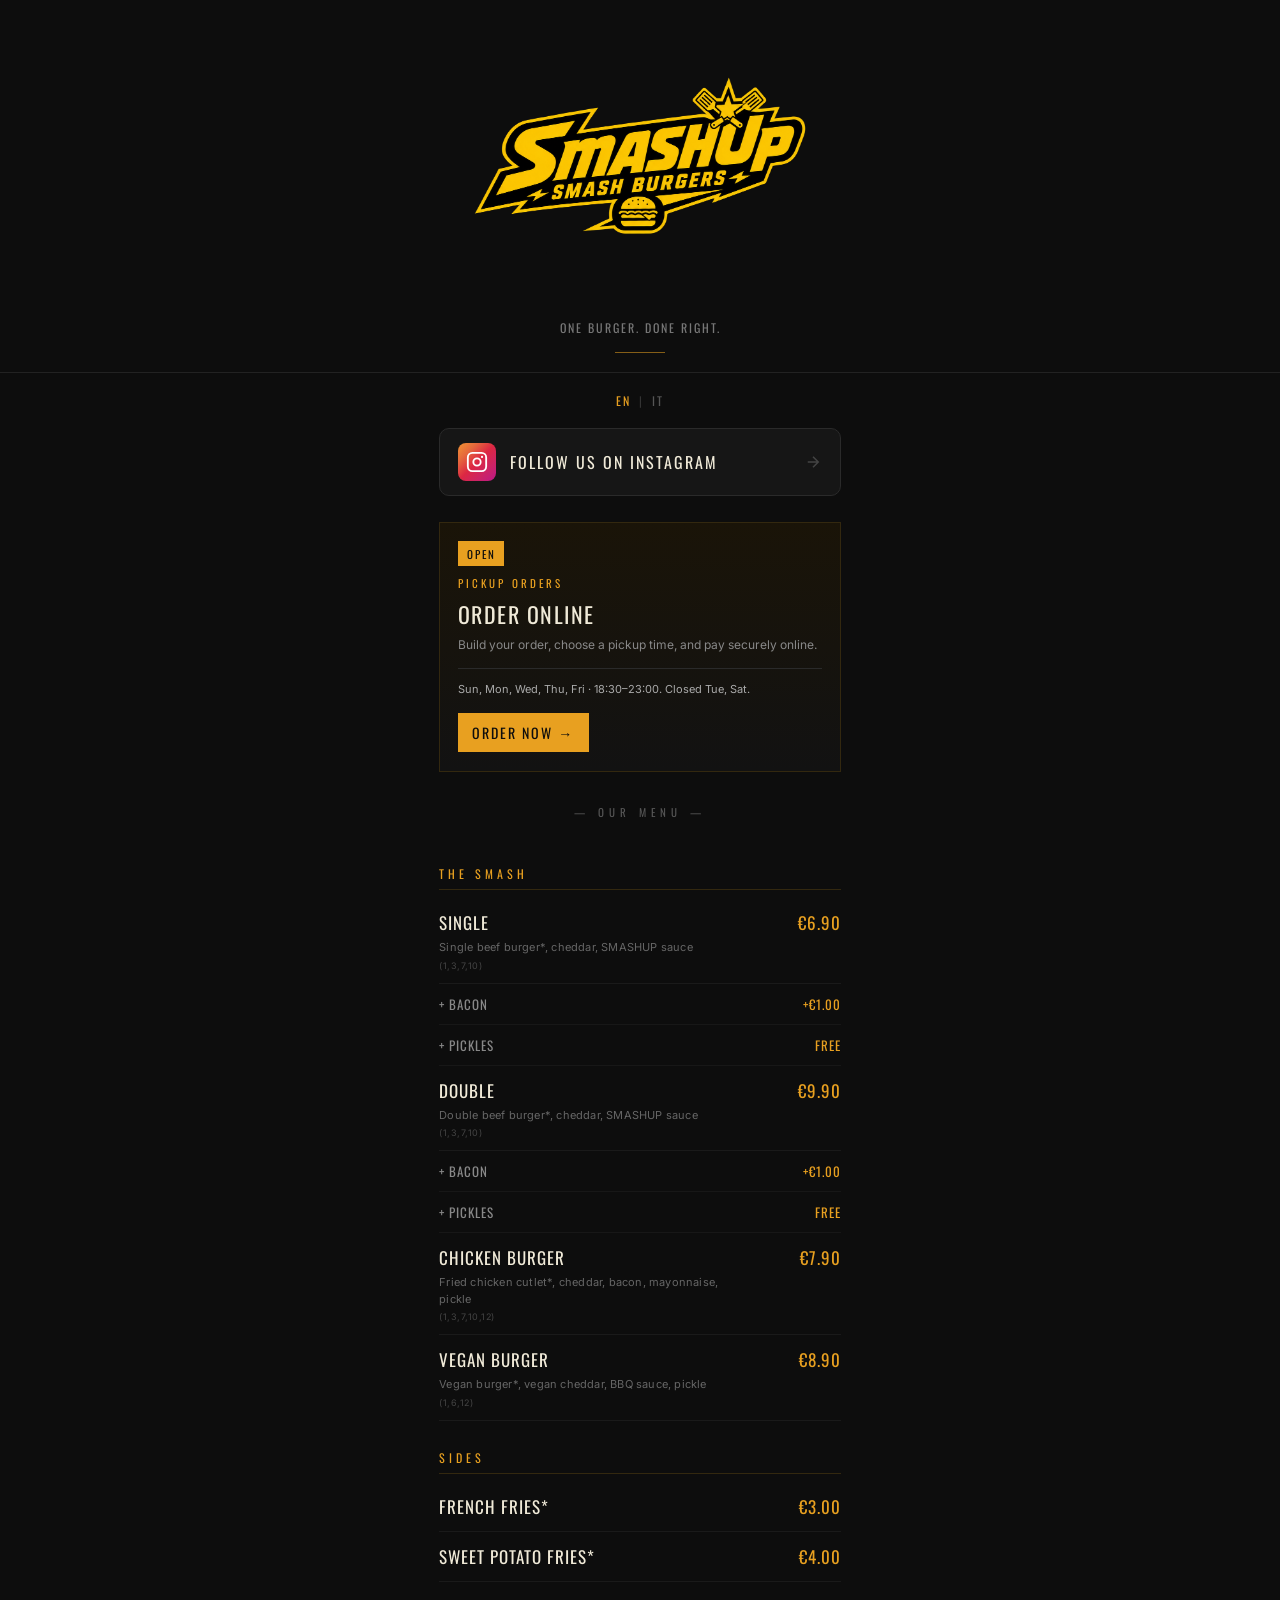
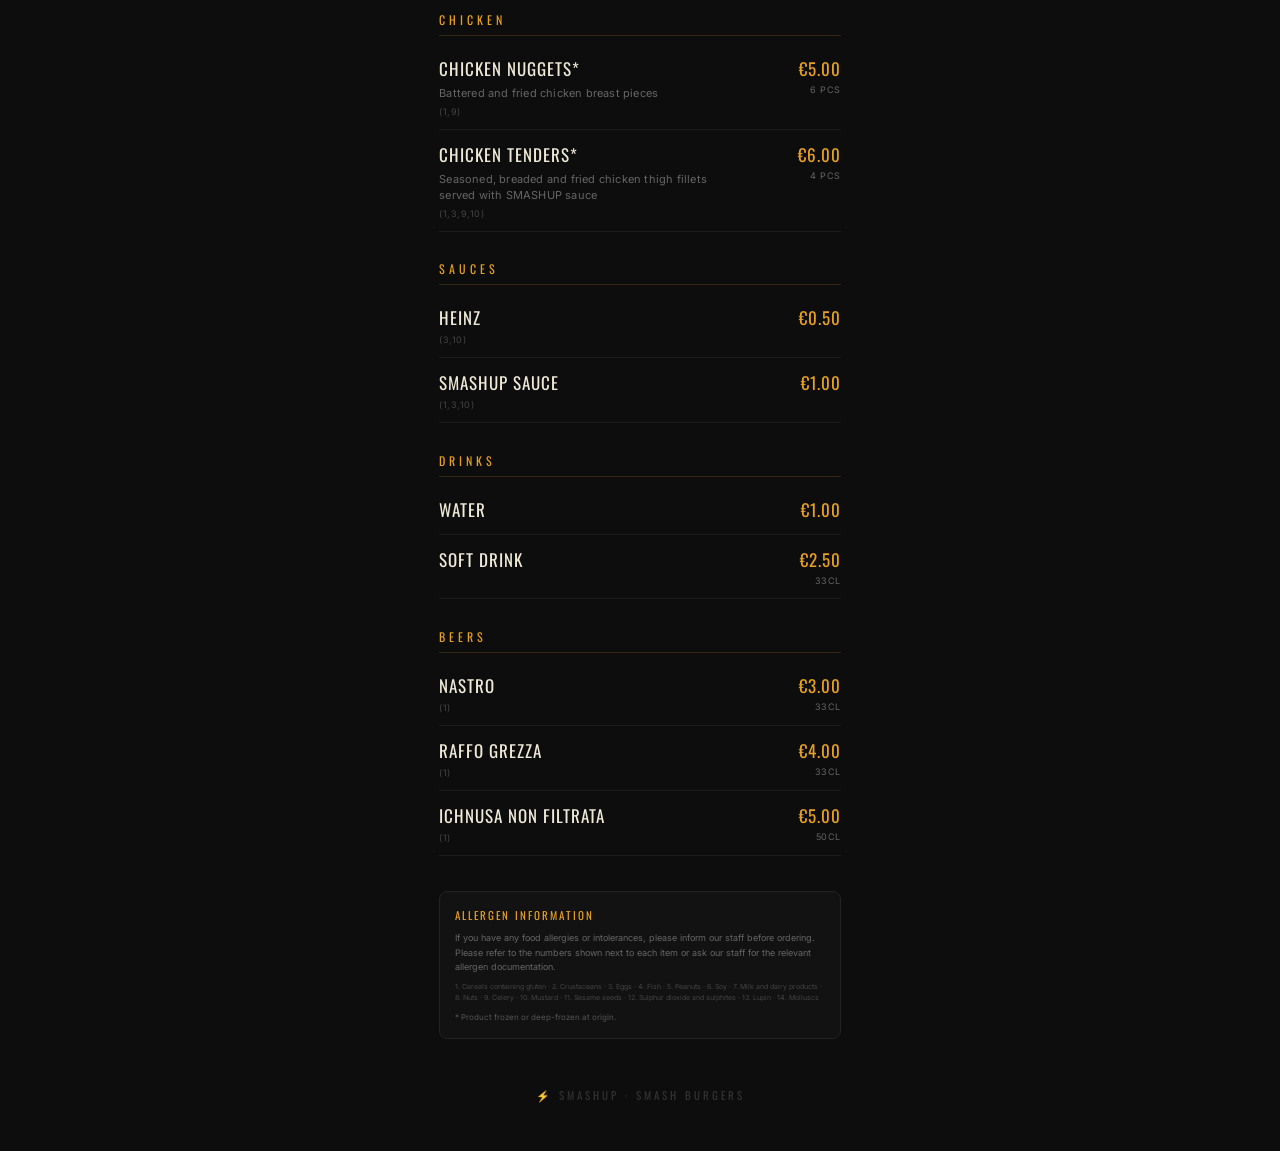
<file: index.html>
<!DOCTYPE html>
<html lang="en">
<head>
  <!-- Google tag (gtag.js) -->
<script async src="https://www.googletagmanager.com/gtag/js?id=G-MH61ZCXM0J"></script>

<script>
  window.dataLayer = window.dataLayer || [];

  function gtag(){
    dataLayer.push(arguments);
  }

  gtag('js', new Date());
  gtag('config', 'G-MH61ZCXM0J');
</script>
  <meta charset="UTF-8" />
  <meta name="viewport" content="width=device-width, initial-scale=1.0" />

  <title>SmashUp — Smash Burgers</title>

  <meta
    name="description"
    content="SmashUp Smash Burgers — Menu and contacts"
  />

  <link rel="preconnect" href="https://fonts.googleapis.com" />
  <link rel="preconnect" href="https://fonts.gstatic.com" crossorigin />

  <link
    href="https://fonts.googleapis.com/css2?family=Oswald:wght@500;600;700&family=Inter:wght@400;500&display=swap"
    rel="stylesheet"
  />

  <style>

    /* =========================
       BASE
    ========================= */

    * {
      margin: 0;
      padding: 0;
      box-sizing: border-box;
    }

    html {
      scroll-behavior: smooth;
    }

    body {
      background: #0d0d0d;
      color: #f0ead8;
      font-family: 'Inter', sans-serif;
      min-height: 100vh;
      padding-bottom: 3rem;
    }


    /* =========================
       HERO / LOGO
    ========================= */

    .hero {
      text-align: center;
      padding: 0.5rem 1.2rem 1.2rem;
      border-bottom: 1px solid #222;
      overflow: hidden;
    }

    .main-logo {
      display: block;
      width: min(92%, 390px);
      height: auto;
      margin: -45px auto -55px;
      object-fit: contain;
    }

    .tagline {
      font-family: 'Oswald', sans-serif;
      font-size: 12px;
      color: #777;
      margin-top: 0;
      letter-spacing: 2px;
      text-transform: uppercase;
    }

    .divider {
      width: 50px;
      height: 1px;
      background: #e8a020;
      opacity: 0.55;
      margin: 1rem auto 0;
    }


    /* =========================
       LANGUAGE SWITCH
    ========================= */

    .language-switch {
      display: flex;
      justify-content: center;
      align-items: center;
      gap: 8px;
      margin: 1.2rem auto 0;

      font-family: 'Oswald', sans-serif;
      font-size: 12px;
      letter-spacing: 2px;
    }

    .lang-btn {
      background: transparent;
      border: none;
      color: #555;

      font-family: 'Oswald', sans-serif;
      font-size: 12px;
      letter-spacing: 2px;

      cursor: pointer;

      transition: color 0.2s;
    }

    .lang-btn:hover,
    .lang-btn.active {
      color: #e8a020;
    }

    .lang-separator {
      color: #333;
    }


    /* =========================
       LINKS
    ========================= */

    .links {
      max-width: 440px;
      margin: 1.2rem auto 0;
      padding: 0 1.2rem;

      display: flex;
      flex-direction: column;
      gap: 12px;
    }

    .btn {
      display: flex;
      align-items: center;
      gap: 14px;

      background: #161616;
      border: 1px solid #2a2a2a;
      border-radius: 10px;

      padding: 14px 18px;

      text-decoration: none;
      color: #f0ead8;

      transition:
        border-color 0.2s,
        background 0.2s,
        transform 0.2s;
    }

    .btn:hover {
      border-color: #e8a020;
      background: #1b1b1b;
      transform: translateY(-1px);
    }

    .btn-icon {
      width: 38px;
      height: 38px;
      border-radius: 8px;

      display: flex;
      align-items: center;
      justify-content: center;

      flex-shrink: 0;
    }

    .btn-icon.ig {
      background: linear-gradient(
        135deg,
        #f09433,
        #e6683c,
        #dc2743,
        #cc2366,
        #bc1888
      );
    }

    .btn-label {
      font-family: 'Oswald', sans-serif;
      font-size: 16px;
      letter-spacing: 2px;
      flex: 1;
    }

    .btn-arrow {
      color: #444;
      transition: color 0.2s;
    }

    .btn:hover .btn-arrow {
      color: #e8a020;
    }

    .btn-icon.order {
      background: #e8a020;
      color: #0d0d0d;
    }

    .btn-label-stack {
      flex: 1;
      display: flex;
      flex-direction: column;
      gap: 3px;
      min-width: 0;
    }

    .btn-sub {
      font-family: 'Inter', sans-serif;
      font-size: 10px;
      letter-spacing: 0.6px;
      color: #888;
    }



    /* =========================
       ORDINI ONLINE (sezione dedicata)
    ========================= */

    .order-section {
      max-width: 440px;
      margin: 1.6rem auto 0;
      padding: 0 1.2rem;
    }

    .order-card {
      display: block;
      text-decoration: none;
      color: inherit;
      border: 1px solid #33280f;
      background: linear-gradient(180deg, #1a1408 0%, #121212 100%);
      padding: 1.15rem 1.1rem 1.2rem;
      transition: border-color 0.2s, transform 0.15s;
    }

    .order-card:hover {
      border-color: #e8a020;
      transform: translateY(-1px);
    }


    .order-card-badge {
      display: inline-block;
      margin-bottom: 0.55rem;
      font-family: 'Oswald', sans-serif;
      font-size: 11px;
      letter-spacing: 2px;
      color: #0d0d0d;
      background: #e8a020;
      padding: 0.28rem 0.55rem;
      text-transform: uppercase;
    }

    .order-card-kicker {
      font-family: 'Oswald', sans-serif;
      font-size: 11px;
      letter-spacing: 3px;
      color: #e8a020;
      text-transform: uppercase;
      margin-bottom: 0.45rem;
    }

    .order-card-title {
      font-family: 'Oswald', sans-serif;
      font-size: 22px;
      letter-spacing: 1.5px;
      color: #f0ead8;
      margin-bottom: 0.35rem;
    }

    .order-card-text {
      font-size: 12px;
      line-height: 1.55;
      color: #888;
      margin-bottom: 0.85rem;
    }

    .order-card-meta {
      font-size: 11px;
      line-height: 1.5;
      color: #aaa;
      margin-bottom: 1rem;
      padding-top: 0.75rem;
      border-top: 1px solid #2a2a2a;
    }

    .order-card-cta {
      display: inline-flex;
      align-items: center;
      gap: 8px;
      font-family: 'Oswald', sans-serif;
      font-size: 14px;
      letter-spacing: 2px;
      color: #0d0d0d;
      background: #e8a020;
      padding: 0.55rem 0.9rem;
    }

    /* =========================
       MENU
    ========================= */

    .menu-wrap {
      max-width: 440px;
      margin: 0 auto;
      padding: 0 1.2rem;
    }

    .section-label {
      text-align: center;

      font-family: 'Oswald', sans-serif;
      font-size: 11px;
      letter-spacing: 5px;

      color: #555;

      padding: 2rem 0 1rem;
    }

    .category {
      font-family: 'Oswald', sans-serif;
      font-size: 12px;
      letter-spacing: 4px;

      color: #e8a020;

      margin: 1.8rem 0 0.5rem;
      padding-bottom: 7px;

      border-bottom: 1px solid #33280f;
    }

    .item {
      display: flex;
      justify-content: space-between;
      align-items: flex-start;

      gap: 15px;

      padding: 12px 0;

      border-bottom: 1px solid #1a1a1a;
    }

    .item-info {
      flex: 1;
    }

    .item-name {
      font-family: 'Oswald', sans-serif;
      font-size: 17px;
      letter-spacing: 1px;

      color: #f0ead8;
    }

    .item-desc {
      font-size: 11px;
      color: #666;

      margin-top: 4px;

      letter-spacing: 0.2px;
      line-height: 1.5;

      max-width: 300px;
    }

    .allergens {
      font-size: 9px;
      color: #444;

      margin-top: 4px;

      letter-spacing: 0.5px;
    }

    .item-price {
      font-family: 'Oswald', sans-serif;
      font-size: 17px;

      color: #e8a020;

      letter-spacing: 1px;

      flex-shrink: 0;
      white-space: nowrap;
    }

    .item-qty {
      display: block;

      font-family: 'Inter', sans-serif;
      font-size: 9px;

      color: #666;

      text-align: right;

      margin-top: 3px;

      letter-spacing: 0.5px;
    }


    /* =========================
       EXTRAS
    ========================= */

    .extra-row {
      display: flex;
      justify-content: space-between;
      align-items: center;

      font-family: 'Oswald', sans-serif;
      font-size: 13px;

      color: #888;

      padding: 10px 0;

      border-bottom: 1px solid #171717;

      letter-spacing: 1px;
    }

    .extra-price {
      color: #e8a020;
    }


    /* =========================
       ALLERGEN INFO
    ========================= */

    .allergen-box {
      margin-top: 2.2rem;

      padding: 15px;

      background: #121212;

      border: 1px solid #222;
      border-radius: 8px;
    }

    .allergen-title {
      font-family: 'Oswald', sans-serif;

      color: #e8a020;

      font-size: 11px;
      letter-spacing: 2px;

      margin-bottom: 8px;
    }

    .allergen-text {
      color: #666;

      font-size: 9px;
      line-height: 1.6;
    }

    /* Legenda più piccola */

    .allergen-legend {
      color: #444;

      font-size: 7px;
      line-height: 1.45;

      margin-top: 8px;

      letter-spacing: 0;
    }

    .frozen-note {
      color: #555;

      font-size: 8px;
      line-height: 1.4;

      margin-top: 9px;
    }


    /* =========================
       FOOTER
    ========================= */

    footer {
      text-align: center;

      margin-top: 3rem;

      font-family: 'Oswald', sans-serif;
      font-size: 11px;

      letter-spacing: 3px;

      color: #333;
    }

    footer span {
      color: #e8a020;
    }


    /* =========================
       MOBILE
    ========================= */

    @media (max-width: 480px) {

      .hero {
        padding-top: 0.3rem;
      }

      .main-logo {
        width: 92%;
        max-width: 370px;

        margin: -40px auto -55px;
      }

      .menu-wrap,
      .links {
        padding-left: 1rem;
        padding-right: 1rem;
      }

      .item-desc {
        max-width: 250px;
      }

      .allergen-legend {
        font-size: 6.5px;
        line-height: 1.4;
      }

    }

  </style>
</head>


<body>


  <!-- =========================
       HERO
  ========================== -->

  <header class="hero">

    <img
      src="smashup-logo.png"
      alt="SmashUp Smash Burgers"
      class="main-logo"
    />

    <p class="tagline">
      ONE BURGER. DONE RIGHT.
    </p>

    <div class="divider"></div>

  </header>


  <!-- =========================
       LANGUAGE
  ========================== -->

  <div class="language-switch">

    <button
      class="lang-btn active"
      id="lang-en"
      type="button"
      onclick="setLanguage('en')"
    >
      EN
    </button>

    <span class="lang-separator">
      |
    </span>

    <button
      class="lang-btn"
      id="lang-it"
      type="button"
      onclick="setLanguage('it')"
    >
      IT
    </button>

  </div>


  <!-- =========================
       INSTAGRAM
  ========================== -->

  <div class="links">

    <a
      class="btn"
      href="https://www.instagram.com/smashupmartina"
      target="_blank"
      rel="noopener"
    >

      <div class="btn-icon ig">

        <svg
          width="22"
          height="22"
          viewBox="0 0 24 24"
          fill="none"
          stroke="white"
          stroke-width="2"
        >

          <rect
            x="2"
            y="2"
            width="20"
            height="20"
            rx="5"
            ry="5"
          />

          <circle
            cx="12"
            cy="12"
            r="4"
          />

          <circle
            cx="17.5"
            cy="6.5"
            r="1.2"
            fill="white"
            stroke="none"
          />

        </svg>

      </div>


      <span
        class="btn-label"
        data-en="FOLLOW US ON INSTAGRAM"
        data-it="SEGUICI SU INSTAGRAM"
      >
        FOLLOW US ON INSTAGRAM
      </span>


      <svg
        class="btn-arrow"
        width="18"
        height="18"
        viewBox="0 0 24 24"
        fill="none"
        stroke="currentColor"
        stroke-width="2"
      >

        <path d="M5 12h14M12 5l7 7-7 7"/>

      </svg>

    </a>

  </div>


  <!-- =========================
       ORDINI ONLINE (sezione a parte)
  ========================== -->

  <section class="order-section" aria-label="Online orders">
    <a class="order-card" href="order.html">
      <div
        class="order-card-badge"
        data-en="OPEN"
        data-it="APERTO"
      >OPEN</div>
      <div
        class="order-card-kicker"
        data-en="Pickup orders"
        data-it="Ordini asporto"
      >Pickup orders</div>
      <div
        class="order-card-title"
        data-en="ORDER ONLINE"
        data-it="ORDINA ONLINE"
      >ORDER ONLINE</div>
      <p
        class="order-card-text"
        data-en="Build your order, choose a pickup time, and pay securely online."
        data-it="Componi l'ordine, scegli l'orario di ritiro e paga in modo sicuro online."
      >Build your order, choose a pickup time, and pay securely online.</p>
      <p
        class="order-card-meta"
        data-en="Sun, Mon, Wed, Thu, Fri · 18:30–23:00. Closed Tue, Sat."
        data-it="Dom, lun, mer, gio, ven · 18:30–23:00. Chiuso mar, sab."
      >Sun, Mon, Wed, Thu, Fri · 18:30–23:00. Closed Tue, Sat.</p>
      <span
        class="order-card-cta"
        data-en="ORDER NOW →"
        data-it="ORDINA ORA →"
      >ORDER NOW →</span>
    </a>
  </section>


  <!-- =========================
       MENU
  ========================== -->

  <main class="menu-wrap">

    <p
      class="section-label"
      data-en="— OUR MENU —"
      data-it="— IL NOSTRO MENU —"
    >
      — OUR MENU —
    </p>


    <!-- =========================
         THE SMASH
    ========================== -->

    <div class="category">
      THE SMASH
    </div>


    <!-- =========================
         SINGLE
    ========================== -->

    <div class="item">

      <div class="item-info">

        <div class="item-name">
          SINGLE
        </div>

        <div
          class="item-desc"
          data-en="Single beef burger*, cheddar, SMASHUP sauce"
          data-it="Burger single*, cheddar, salsa SMASHUP"
        >
          Single beef burger*, cheddar, SMASHUP sauce
        </div>

        <div class="allergens">
          (1,3,7,10)
        </div>

      </div>


      <div class="item-price">
        €6.90
      </div>

    </div>


    <!-- SINGLE EXTRAS -->

    <div class="extra-row">

      <span>
        + BACON
      </span>

      <span class="extra-price">
        +€1.00
      </span>

    </div>


    <div class="extra-row">

      <span>
        + PICKLES
      </span>

      <span class="extra-price">
        FREE
      </span>

    </div>


    <!-- =========================
         DOUBLE
    ========================== -->

    <div class="item">

      <div class="item-info">

        <div class="item-name">
          DOUBLE
        </div>

        <div
          class="item-desc"
          data-en="Double beef burger*, cheddar, SMASHUP sauce"
          data-it="Burger double*, cheddar, salsa SMASHUP"
        >
          Double beef burger*, cheddar, SMASHUP sauce
        </div>

        <div class="allergens">
          (1,3,7,10)
        </div>

      </div>


      <div class="item-price">
        €9.90
      </div>

    </div>


    <!-- DOUBLE EXTRAS -->

    <div class="extra-row">

      <span>
        + BACON
      </span>

      <span class="extra-price">
        +€1.00
      </span>

    </div>


    <div class="extra-row">

      <span>
        + PICKLES
      </span>

      <span class="extra-price">
        FREE
      </span>

    </div>


    <!-- =========================
         CHICKEN BURGER
    ========================== -->

    <div class="item">

      <div class="item-info">

        <div class="item-name">
          CHICKEN BURGER
        </div>

        <div
          class="item-desc"
          data-en="Fried chicken cutlet*, cheddar, bacon, mayonnaise, pickle"
          data-it="Cotoletta di pollo fritta*, cheddar, bacon, maionese, cetriolino sott'aceto"
        >
          Fried chicken cutlet*, cheddar, bacon, mayonnaise, pickle
        </div>

        <div class="allergens">
          (1,3,7,10,12)
        </div>

      </div>


      <div class="item-price">
        €7.90
      </div>

    </div>


    <!-- =========================
         VEGAN BURGER
    ========================== -->

    <div class="item">

      <div class="item-info">

        <div class="item-name">
          VEGAN BURGER
        </div>

        <div
          class="item-desc"
          data-en="Vegan burger*, vegan cheddar, BBQ sauce, pickle"
          data-it="Burger vegano*, cheddar vegano, salsa BBQ, cetriolino sott'aceto"
        >
          Vegan burger*, vegan cheddar, BBQ sauce, pickle
        </div>

        <div class="allergens">
          (1,6,12)
        </div>

      </div>


      <div class="item-price">
        €8.90
      </div>

    </div>


    <!-- =========================
         SIDES
    ========================== -->

    <div
      class="category"
      data-en="SIDES"
      data-it="CONTORNI"
    >
      SIDES
    </div>


    <!-- FRENCH FRIES -->

    <div class="item">

      <div class="item-info">

        <div
          class="item-name"
          data-en="FRENCH FRIES*"
          data-it="PATATINE FRITTE*"
        >
          FRENCH FRIES*
        </div>

      </div>


      <div class="item-price">
        €3.00
      </div>

    </div>


    <!-- SWEET POTATO FRIES -->

    <div class="item">

      <div class="item-info">

        <div
          class="item-name"
          data-en="SWEET POTATO FRIES*"
          data-it="PATATE DOLCI FRITTE*"
        >
          SWEET POTATO FRIES*
        </div>

      </div>


      <div class="item-price">
        €4.00
      </div>

    </div>


    <!-- =========================
         CHICKEN
    ========================== -->

    <div
      class="category"
      data-en="CHICKEN"
      data-it="POLLO"
    >
      CHICKEN
    </div>


    <!-- CHICKEN NUGGETS -->

    <div class="item">

      <div class="item-info">

        <div class="item-name">
          CHICKEN NUGGETS*
        </div>

        <div
          class="item-desc"
          data-en="Battered and fried chicken breast pieces"
          data-it="Pezzi di petto di pollo pastellati e fritti"
        >
          Battered and fried chicken breast pieces
        </div>

        <div class="allergens">
          (1,9)
        </div>

      </div>


      <div class="item-price">

        €5.00

        <span
          class="item-qty"
          data-en="6 PCS"
          data-it="6 PZ"
        >
          6 PCS
        </span>

      </div>

    </div>


    <!-- CHICKEN TENDERS -->

    <div class="item">

      <div class="item-info">

        <div class="item-name">
          CHICKEN TENDERS*
        </div>

        <div
          class="item-desc"
          data-en="Seasoned, breaded and fried chicken thigh fillets served with SMASHUP sauce"
          data-it="Filetti di sovracoscia di pollo, speziati, impanati e fritti serviti con salsa SMASHUP"
        >
          Seasoned, breaded and fried chicken thigh fillets served with SMASHUP sauce
        </div>

        <div class="allergens">
          (1,3,9,10)
        </div>

      </div>


      <div class="item-price">

        €6.00

        <span
          class="item-qty"
          data-en="4 PCS"
          data-it="4 PZ"
        >
          4 PCS
        </span>

      </div>

    </div>


    <!-- =========================
         SAUCES
    ========================== -->

    <div
      class="category"
      data-en="SAUCES"
      data-it="SALSE"
    >
      SAUCES
    </div>


    <!-- HEINZ -->

    <div class="item">

      <div class="item-info">

        <div class="item-name">
          HEINZ
        </div>

        <div class="allergens">
          (3,10)
        </div>

      </div>


      <div class="item-price">
        €0.50
      </div>

    </div>


    <!-- SMASHUP SAUCE -->

    <div class="item">

      <div class="item-info">

        <div class="item-name">
          SMASHUP SAUCE
        </div>

        <div class="allergens">
          (1,3,10)
        </div>

      </div>


      <div class="item-price">
        €1.00
      </div>

    </div>


    <!-- =========================
         DRINKS
    ========================== -->

    <div
      class="category"
      data-en="DRINKS"
      data-it="BEVANDE"
    >
      DRINKS
    </div>


    <!-- WATER -->

    <div class="item">

      <div
        class="item-name"
        data-en="WATER"
        data-it="ACQUA"
      >
        WATER
      </div>


      <div class="item-price">
        €1.00
      </div>

    </div>


    <!-- SOFT DRINK -->

    <div class="item">

      <div
        class="item-name"
        data-en="SOFT DRINK"
        data-it="BIBITA"
      >
        SOFT DRINK
      </div>


      <div class="item-price">

        €2.50

        <span class="item-qty">
          33CL
        </span>

      </div>

    </div>


    <!-- =========================
         BEERS
    ========================== -->

    <div
      class="category"
      data-en="BEERS"
      data-it="BIRRE"
    >
      BEERS
    </div>


    <!-- NASTRO -->

    <div class="item">

      <div class="item-info">

        <div class="item-name">
          NASTRO
        </div>

        <div class="allergens">
          (1)
        </div>

      </div>


      <div class="item-price">

        €3.00

        <span class="item-qty">
          33CL
        </span>

      </div>

    </div>


    <!-- RAFFO GREZZA -->

    <div class="item">

      <div class="item-info">

        <div class="item-name">
          RAFFO GREZZA
        </div>

        <div class="allergens">
          (1)
        </div>

      </div>


      <div class="item-price">

        €4.00

        <span class="item-qty">
          33CL
        </span>

      </div>

    </div>


    <!-- ICHNUSA -->

    <div class="item">

      <div class="item-info">

        <div class="item-name">
          ICHNUSA NON FILTRATA
        </div>

        <div class="allergens">
          (1)
        </div>

      </div>


      <div class="item-price">

        €5.00

        <span class="item-qty">
          50CL
        </span>

      </div>

    </div>


    <!-- =========================
         ALLERGEN INFORMATION
    ========================== -->

    <div class="allergen-box">


      <div
        class="allergen-title"
        data-en="ALLERGEN INFORMATION"
        data-it="INFORMAZIONI SUGLI ALLERGENI"
      >
        ALLERGEN INFORMATION
      </div>


      <div
        class="allergen-text"
        data-en="If you have any food allergies or intolerances, please inform our staff before ordering. Please refer to the numbers shown next to each item or ask our staff for the relevant allergen documentation."
        data-it="Se hai allergie o intolleranze alimentari, informa il personale prima di ordinare. Per conoscere gli allergeni presenti in ciascun piatto, consulta i numeri indicati accanto al piatto oppure chiedi al personale la relativa documentazione."
      >
        If you have any food allergies or intolerances, please inform our staff before ordering. Please refer to the numbers shown next to each item or ask our staff for the relevant allergen documentation.
      </div>


      <div
        class="allergen-legend"

        data-en="1. Cereals containing gluten · 2. Crustaceans · 3. Eggs · 4. Fish · 5. Peanuts · 6. Soy · 7. Milk and dairy products · 8. Nuts · 9. Celery · 10. Mustard · 11. Sesame seeds · 12. Sulphur dioxide and sulphites · 13. Lupin · 14. Molluscs"

        data-it="1. Cereali contenenti glutine · 2. Crostacei · 3. Uova · 4. Pesce · 5. Arachidi · 6. Soia · 7. Latte e prodotti a base di latte (incluso il lattosio) · 8. Frutta a guscio · 9. Sedano · 10. Senape · 11. Semi di sesamo · 12. Anidride solforosa e solfiti · 13. Lupini · 14. Molluschi"
      >

        1. Cereals containing gluten ·
        2. Crustaceans ·
        3. Eggs ·
        4. Fish ·
        5. Peanuts ·
        6. Soy ·
        7. Milk and dairy products ·
        8. Nuts ·
        9. Celery ·
        10. Mustard ·
        11. Sesame seeds ·
        12. Sulphur dioxide and sulphites ·
        13. Lupin ·
        14. Molluscs

      </div>


      <div
        class="frozen-note"

        data-en="* Product frozen or deep-frozen at origin."

        data-it="* Il prodotto contrassegnato con asterisco è congelato o surgelato all'origine."
      >
        * Product frozen or deep-frozen at origin.
      </div>

    </div>

  </main>


  <!-- =========================
       FOOTER
  ========================== -->

  <footer>

    <span>⚡</span>

    SMASHUP · SMASH BURGERS

  </footer>


  <!-- =========================
       LANGUAGE SCRIPT
  ========================== -->

  <script>

    function setLanguage(language) {

      try {
        localStorage.setItem('smashup_lang', language);
      } catch (e) {}

      const elements =
        document.querySelectorAll('[data-en][data-it]');


      elements.forEach(function(element) {

        element.innerHTML =
          element.getAttribute('data-' + language);

      });


      const englishButton =
        document.getElementById('lang-en');

      const italianButton =
        document.getElementById('lang-it');


      if (language === 'en') {

        englishButton.classList.add('active');
        italianButton.classList.remove('active');

        document.documentElement.lang = 'en';

      } else {

        italianButton.classList.add('active');
        englishButton.classList.remove('active');

        document.documentElement.lang = 'it';

      }

    }


    /* English default, unless previously chosen */

    var savedLang = 'en';
    try {
      savedLang = localStorage.getItem('smashup_lang') || 'en';
    } catch (e) {}
    setLanguage(savedLang === 'it' ? 'it' : 'en');

  </script>


</body>
</html>
</file>
